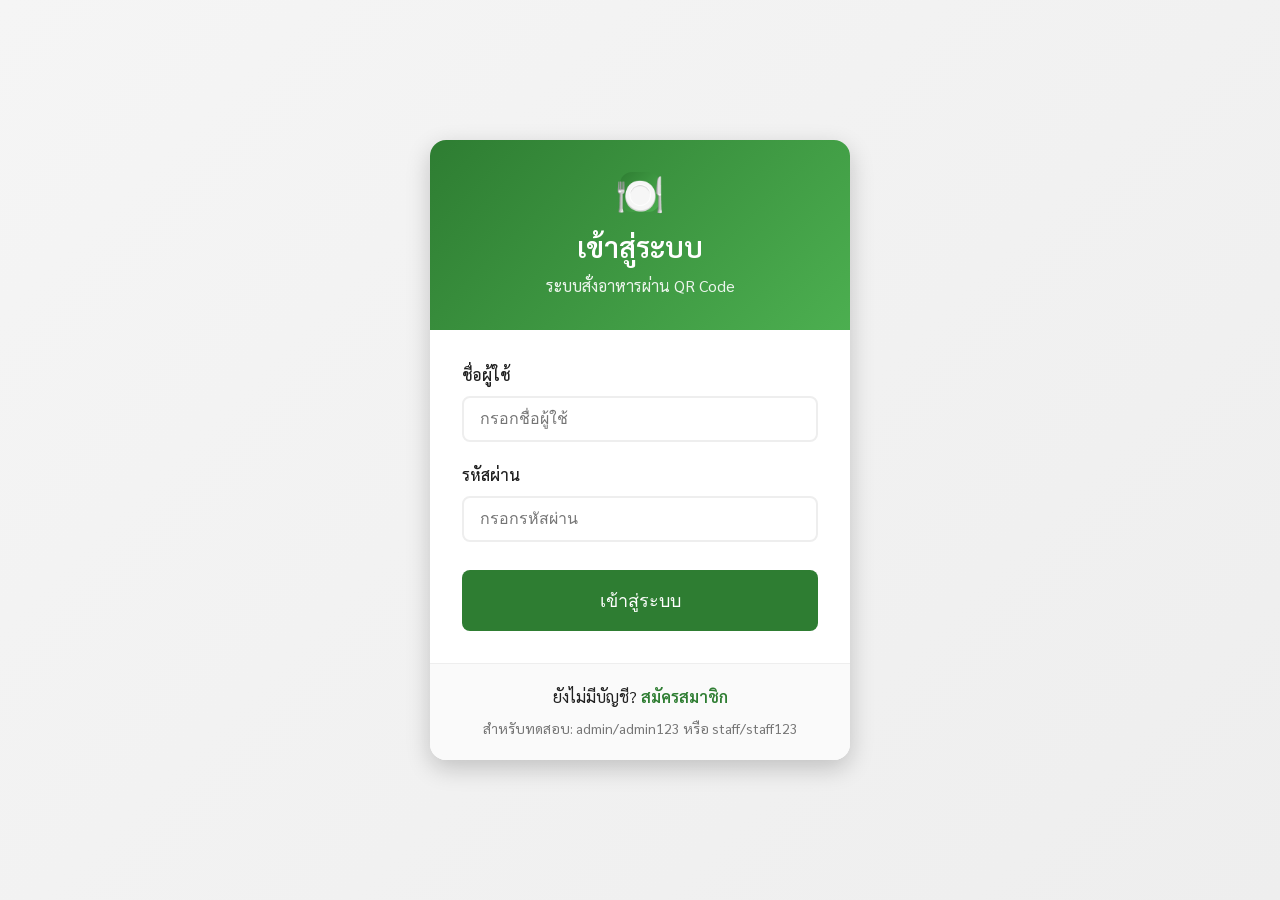
<file: index.html>
<!DOCTYPE html>
<html lang="th">
<head>
    <meta charset="UTF-8">
    <meta http-equiv="refresh" content="0; url=login.html">
    <title>Redirecting...</title>
</head>
<body>
    <p>กำลังพาไปยังหน้าเข้าสู่ระบบ...</p>
    <p>หากไม่เปลี่ยนหน้าอัตโนมัติ <a href="login.html">คลิกที่นี่</a></p>
</body>
</html>
</file>
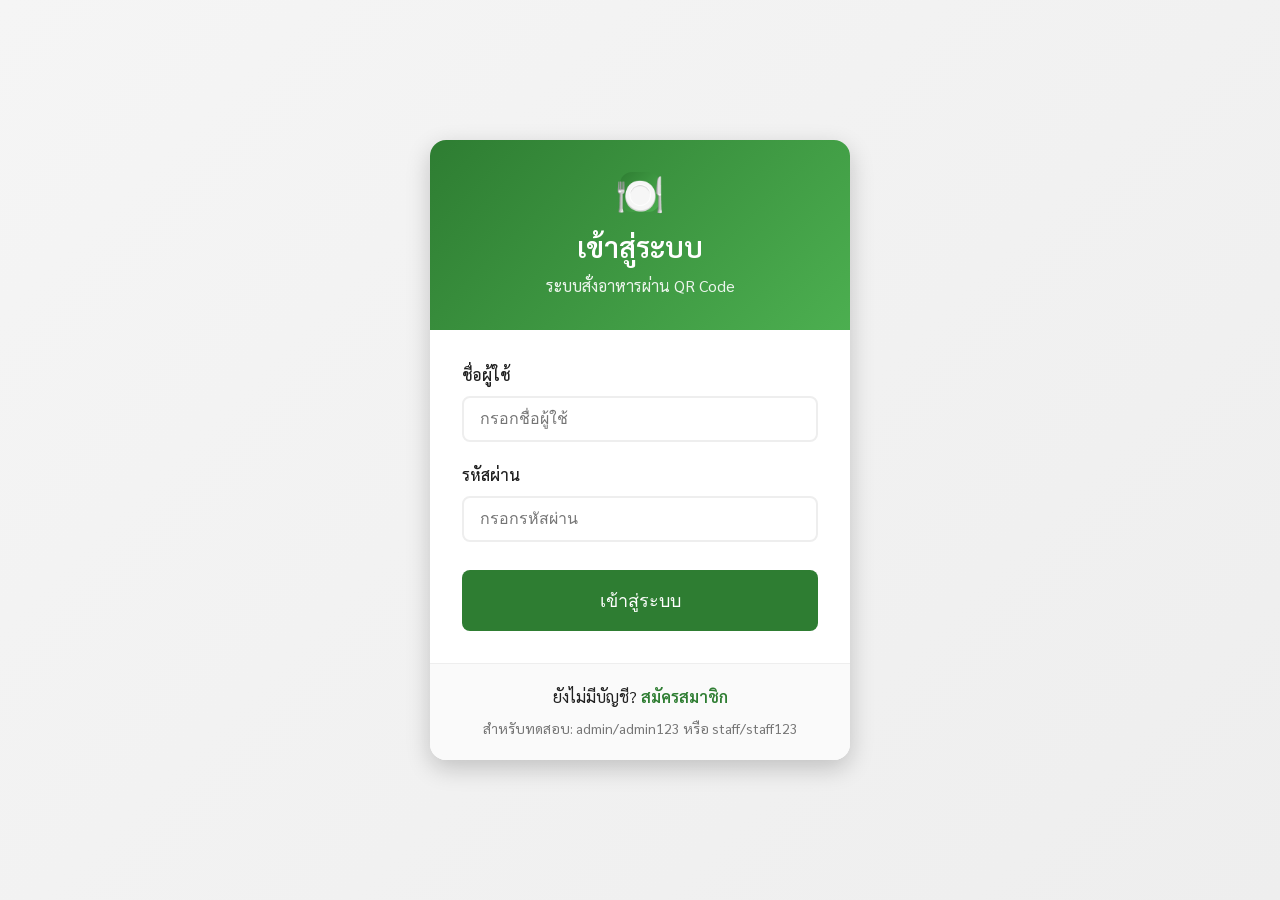
<file: admin.html>
<!DOCTYPE html>
<html lang="th">
<head>
    <meta charset="UTF-8">
    <meta name="viewport" content="width=device-width, initial-scale=1.0">
    <title>แอดมิน - ร้านอาหาร</title>
    <link rel="stylesheet" href="style.css">
    <link href="https://fonts.googleapis.com/css2?family=Sarabun:wght@300;400;500;600;700&display=swap" rel="stylesheet">
</head>
<body>
    <aside class="admin-sidebar">
        <div class="admin-sidebar-header">
            <div class="logo">
                <div class="logo-icon">⚙️</div>
                <span>แอดมิน</span>
            </div>
        </div>
        <nav class="admin-nav">
            <div class="admin-nav-item active" onclick="showSection('dashboard')">
                <span>📊</span> แดชบอร์ด
            </div>
            <div class="admin-nav-item" onclick="showSection('menu')">
                <span>🍽️</span> จัดการเมนู
            </div>
            <div class="admin-nav-item" onclick="showSection('orders')">
                <span>📋</span> รายการออเดอร์
            </div>
            <div class="admin-nav-item" onclick="showSection('reports')">
                <span>📈</span> รายงานยอดขาย
            </div>
            <div class="admin-nav-item" onclick="showSection('issues')">
                <span>⚠️</span> แจ้งปัญหา
            </div>
            <div class="admin-nav-item" onclick="Auth.logout(); window.location.href='login.html';">
                <span>🚪</span> ออกจากระบบ
            </div>
        </nav>
    </aside>

    <main class="admin-main">
        <header class="admin-header">
            <h2 id="pageTitle">แดชบอร์ด</h2>
            <div style="display: flex; align-items: center; gap: 16px;">
                <span id="adminName">แอดมิน</span>
                <div style="width: 40px; height: 40px; background: var(--color-primary); border-radius: 50%; display: flex; align-items: center; justify-content: center; color: white;">👤</div>
            </div>
        </header>

        <div class="admin-content">
            <section id="dashboardSection">
                <div class="stats-grid">
                    <div class="stat-card">
                        <div class="stat-icon green">💰</div>
                        <div class="stat-value" id="todaySales">฿0</div>
                        <div class="stat-label">ยอดขายวันนี้</div>
                    </div>
                    <div class="stat-card">
                        <div class="stat-icon orange">📋</div>
                        <div class="stat-value" id="todayOrders">0</div>
                        <div class="stat-label">ออเดอร์วันนี้</div>
                    </div>
                    <div class="stat-card">
                        <div class="stat-icon blue">🍽️</div>
                        <div class="stat-value" id="totalMenus">0</div>
                        <div class="stat-label">จำนวนเมนู</div>
                    </div>
                    <div class="stat-card">
                        <div class="stat-icon red">⏳</div>
                        <div class="stat-value" id="pendingOrders">0</div>
                        <div class="stat-label">รอดำเนินการ</div>
                    </div>
                </div>

                <div class="grid grid-2" style="margin-top: 32px;">
                    <div class="card">
                        <div class="card-header">
                            <span class="card-title">ออเดอร์ล่าสุด</span>
                        </div>
                        <div class="card-body">
                            <div id="recentOrders"></div>
                        </div>
                    </div>
                    <div class="card">
                        <div class="card-header">
                            <span class="card-title">เมนูขายดี</span>
                        </div>
                        <div class="card-body">
                            <div id="topMenus"></div>
                        </div>
                    </div>
                </div>
            </section>

            <section id="menuSection" style="display: none;">
                <div style="display: flex; justify-content: space-between; align-items: center; margin-bottom: 20px;">
                    <h3>รายการเมนู</h3>
                    <button class="btn btn-primary" onclick="openMenuModal()">+ เพิ่มเมนู</button>
                </div>
                <div class="table-container">
                    <table class="table">
                        <thead>
                            <tr>
                                <th>รูป</th>
                                <th>ชื่อเมนู</th>
                                <th>หมวดหมู่</th>
                                <th>ราคา</th>
                                <th>สถานะ</th>
                                <th>จัดการ</th>
                            </tr>
                        </thead>
                        <tbody id="menuTable"></tbody>
                    </table>
                </div>
            </section>

            <section id="ordersSection" style="display: none;">
                <h3 style="margin-bottom: 20px;">รายการออเดอร์ทั้งหมด</h3>
                <div id="allOrders"></div>
            </section>

            <section id="reportsSection" style="display: none;">
                <div class="card" style="margin-bottom: 20px;">
                    <div class="card-header">
                        <span class="card-title">เลือกช่วงเวลา</span>
                    </div>
                    <div class="card-body">
                        <div class="grid grid-2">
                            <div class="form-group">
                                <label class="form-label">วันที่เริ่มต้น</label>
                                <input type="date" class="form-input" id="startDate">
                            </div>
                            <div class="form-group">
                                <label class="form-label">วันที่สิ้นสุด</label>
                                <input type="date" class="form-input" id="endDate">
                            </div>
                        </div>
                        <button class="btn btn-primary" onclick="generateReport()" style="margin-top: 12px;">ดูรายงาน</button>
                    </div>
                </div>
                <div id="reportResults"></div>
            </section>

            <section id="issuesSection" style="display: none;">
                <h3 style="margin-bottom: 20px;">รายการแจ้งปัญหา</h3>
                <div id="issuesList"></div>
            </section>
        </div>
    </main>

    <div class="modal-overlay" id="menuModal">
        <div class="modal">
            <div class="modal-header">
                <h3 id="menuModalTitle">เพิ่มเมนูใหม่</h3>
                <button class="modal-close" onclick="closeMenuModal()">&times;</button>
            </div>
            <div class="modal-body">
                <form id="menuForm">
                    <input type="hidden" id="menuId">
                    <div class="form-group">
                        <label class="form-label">ชื่อเมนู *</label>
                        <input type="text" class="form-input" id="menuName" required>
                    </div>
                    <div class="form-group">
                        <label class="form-label">รายละเอียด</label>
                        <textarea class="form-textarea" id="menuDesc" rows="2"></textarea>
                    </div>
                    <div class="grid grid-2">
                        <div class="form-group">
                            <label class="form-label">ราคา *</label>
                            <input type="number" class="form-input" id="menuPrice" required min="0">
                        </div>
                        <div class="form-group">
                            <label class="form-label">หมวดหมู่ *</label>
                            <input type="text" class="form-input" id="menuCategory" list="categoryList" required>
                            <datalist id="categoryList"></datalist>
                        </div>
                    </div>
                    <div class="form-group">
                        <label class="form-label">อิโมจิ (แสดงแทนรูป)</label>
                        <input type="text" class="form-input" id="menuImage" placeholder="🍽️" maxlength="2">
                    </div>
                    <div class="form-group">
                        <label class="form-label">
                            <input type="checkbox" id="menuAvailable" checked> เปิดขาย
                        </label>
                    </div>
                </form>
            </div>
            <div class="modal-footer">
                <button class="btn btn-ghost" onclick="closeMenuModal()">ยกเลิก</button>
                <button class="btn btn-primary" onclick="saveMenu()">บันทึก</button>
            </div>
        </div>
    </div>

    <script src="app.js"></script>
    <script>
        if (!Auth.checkRole(['admin'])) {
            window.location.href = 'login.html';
        }

        const user = Auth.getCurrentUser();
        if (user) {
            document.getElementById('adminName').textContent = user.name;
        }

        function showSection(section) {
            document.querySelectorAll('section').forEach(s => s.style.display = 'none');
            document.querySelectorAll('.admin-nav-item').forEach(n => n.classList.remove('active'));
            document.getElementById(section + 'Section').style.display = 'block';
            event.target.classList.add('active');

            const titles = {
                'dashboard': 'แดชบอร์ด',
                'menu': 'จัดการเมนู',
                'orders': 'รายการออเดอร์',
                'reports': 'รายงานยอดขาย',
                'issues': 'แจ้งปัญหา'
            };
            document.getElementById('pageTitle').textContent = titles[section];

            if (section === 'dashboard') loadDashboard();
            if (section === 'menu') loadMenuTable();
            if (section === 'orders') loadAllOrders();
            if (section === 'issues') loadIssues();
        }

        function loadDashboard() {
            const today = new Date().toISOString().split('T')[0];
            const report = Order.getSalesReport(today + 'T00:00:00', today + 'T23:59:59');

            document.getElementById('todaySales').textContent = formatCurrency(report.totalSales);
            document.getElementById('todayOrders').textContent = report.totalOrders;
            document.getElementById('totalMenus').textContent = Menu.getAll().length;

            const pending = Order.getAll().filter(o => o.status === 'pending').length;
            document.getElementById('pendingOrders').textContent = pending;

            const recentOrders = Order.getAll().slice(0, 5);
            document.getElementById('recentOrders').innerHTML = recentOrders.map(o => `
                <div style="display: flex; justify-content: space-between; padding: 12px 0; border-bottom: 1px solid var(--bg-gray);">
                    <div>
                        <div style="font-weight: 500;">โต๊ะ ${o.tableId} - #${o.id.slice(-6)}</div>
                        <div style="font-size: 0.875rem; color: var(--text-gray);">${formatDate(o.createdAt)}</div>
                    </div>
                    <div style="text-align: right;">
                        <div style="font-weight: 600;">${formatCurrency(o.total)}</div>
                        <span class="badge ${Order.getStatusColor(o.status)}">${Order.getStatusText(o.status)}</span>
                    </div>
                </div>
            `).join('');

            document.getElementById('topMenus').innerHTML = report.topItems.length === 0 
                ? '<div style="text-align: center; color: var(--text-gray); padding: 20px;">ไม่มีข้อมูล</div>'
                : report.topItems.map((item, i) => `
                    <div style="display: flex; justify-content: space-between; align-items: center; padding: 12px 0; border-bottom: 1px solid var(--bg-gray);">
                        <div style="display: flex; align-items: center; gap: 12px;">
                            <div style="width: 32px; height: 32px; background: ${i < 3 ? 'var(--color-primary)' : 'var(--bg-gray)'}; color: ${i < 3 ? 'white' : 'var(--text-dark)'}; border-radius: 50%; display: flex; align-items: center; justify-content: center; font-weight: 600;">${i + 1}</div>
                            <span>${item.name}</span>
                        </div>
                        <div style="text-align: right;">
                            <div style="font-weight: 600;">${formatCurrency(item.revenue)}</div>
                            <div style="font-size: 0.875rem; color: var(--text-gray);">${item.quantity} จาน</div>
                        </div>
                    </div>
                `).join('');
        }

        function loadMenuTable() {
            const menus = Menu.getAll();
            const tbody = document.getElementById('menuTable');

            tbody.innerHTML = menus.map(menu => `
                <tr>
                    <td style="font-size: 1.5rem;">${menu.image || '🍽️'}</td>
                    <td>
                        <div style="font-weight: 500;">${menu.name}</div>
                        <div style="font-size: 0.875rem; color: var(--text-gray);">${menu.description || '-'}</div>
                    </td>
                    <td>${menu.category}</td>
                    <td>${formatCurrency(menu.price)}</td>
                    <td>
                        <span class="badge ${menu.available ? 'badge-ready' : 'badge-cancelled'}">
                            ${menu.available ? 'เปิดขาย' : 'ปิดชั่วคราว'}
                        </span>
                    </td>
                    <td>
                        <button class="btn btn-sm btn-ghost" onclick="editMenu('${menu.id}')">แก้ไข</button>
                        <button class="btn btn-sm btn-ghost" style="color: #F44336;" onclick="deleteMenu('${menu.id}')">ลบ</button>
                    </td>
                </tr>
            `).join('');

            const categories = Menu.getCategories();
            document.getElementById('categoryList').innerHTML = categories.map(c => `<option value="${c}">`).join('');
        }

        function openMenuModal() {
            document.getElementById('menuForm').reset();
            document.getElementById('menuId').value = '';
            document.getElementById('menuModalTitle').textContent = 'เพิ่มเมนูใหม่';
            document.getElementById('menuModal').classList.add('active');
        }

        function closeMenuModal() {
            document.getElementById('menuModal').classList.remove('active');
        }

        function editMenu(id) {
            const menu = Menu.getById(id);
            if (!menu) return;

            document.getElementById('menuId').value = menu.id;
            document.getElementById('menuName').value = menu.name;
            document.getElementById('menuDesc').value = menu.description || '';
            document.getElementById('menuPrice').value = menu.price;
            document.getElementById('menuCategory').value = menu.category;
            document.getElementById('menuImage').value = menu.image || '';
            document.getElementById('menuAvailable').checked = menu.available;

            document.getElementById('menuModalTitle').textContent = 'แก้ไขเมนู';
            document.getElementById('menuModal').classList.add('active');
        }

        function saveMenu() {
            const id = document.getElementById('menuId').value;
            const menuData = {
                name: document.getElementById('menuName').value,
                description: document.getElementById('menuDesc').value,
                price: parseFloat(document.getElementById('menuPrice').value),
                category: document.getElementById('menuCategory').value,
                image: document.getElementById('menuImage').value || '🍽️',
                available: document.getElementById('menuAvailable').checked
            };

            if (id) {
                Menu.update(id, menuData);
                showToast('แก้ไขเมนูสำเร็จ', 'success');
            } else {
                Menu.add(menuData);
                showToast('เพิ่มเมนูสำเร็จ', 'success');
            }

            closeMenuModal();
            loadMenuTable();
        }

        function deleteMenu(id) {
            if (!confirm('ยืนยันการลบเมนูนี้?')) return;
            Menu.delete(id);
            loadMenuTable();
            showToast('ลบเมนูสำเร็จ', 'success');
        }

        function loadAllOrders() {
            const orders = Order.getAll().sort((a, b) => new Date(b.createdAt) - new Date(a.createdAt));
            const container = document.getElementById('allOrders');

            if (orders.length === 0) {
                container.innerHTML = '<div class="empty-state"><div class="empty-state-icon">📭</div><p>ไม่มีออเดอร์</p></div>';
                return;
            }

            container.innerHTML = orders.map(o => `
                <div class="card" style="margin-bottom: 16px;">
                    <div class="card-header" style="justify-content: space-between;">
                        <div>
                            <div style="font-weight: 600;">ออเดอร์ #${o.id.slice(-6)} - โต๊ะ ${o.tableId}</div>
                            <div style="font-size: 0.875rem; color: var(--text-gray);">${formatDate(o.createdAt)}</div>
                        </div>
                        <span class="badge ${Order.getStatusColor(o.status)}">${Order.getStatusText(o.status)}</span>
                    </div>
                    <div class="card-body">
                        ${o.items.map(item => `
                            <div class="order-item">
                                <span>${item.name} x ${item.quantity}</span>
                                <span>${formatCurrency(item.price * item.quantity)}</span>
                            </div>
                        `).join('')}
                        <div class="divider"></div>
                        <div style="display: flex; justify-content: space-between; font-weight: 600;">
                            <span>รวม</span>
                            <span>${formatCurrency(o.total)}</span>
                        </div>
                    </div>
                    <div class="card-footer" style="justify-content: space-between;">
                        <div>
                            ${o.paymentStatus === 'paid' 
                                ? '<span class="badge badge-paid">✓ ชำระแล้ว (' + (o.paymentMethod === 'cash' ? 'เงินสด' : 'โอน') + ')</span>' 
                                : '<span class="badge badge-pending">⏳ ยังไม่ชำระ</span>'
                            }
                        </div>
                        ${o.paymentStatus === 'unpaid' ? `
                            <div style="display: flex; gap: 8px;">
                                <button class="btn btn-sm btn-secondary" onclick="markPaid('${o.id}', 'cash')">รับเงินสด</button>
                                <button class="btn btn-sm btn-primary" onclick="markPaid('${o.id}', 'transfer')">โอนแล้ว</button>
                            </div>
                        ` : ''}
                    </div>
                </div>
            `).join('');
        }

        function markPaid(orderId, method) {
            Order.updatePayment(orderId, method);
            loadAllOrders();
            showToast('บันทึกการชำระเงินสำเร็จ', 'success');
        }

        function generateReport() {
            const start = document.getElementById('startDate').value;
            const end = document.getElementById('endDate').value;

            if (!start || !end) {
                showToast('กรุณาเลือกช่วงวันที่', 'warning');
                return;
            }

            const report = Order.getSalesReport(start + 'T00:00:00', end + 'T23:59:59');

            document.getElementById('reportResults').innerHTML = `
                <div class="stats-grid">
                    <div class="stat-card">
                        <div class="stat-icon green">💰</div>
                        <div class="stat-value">${formatCurrency(report.totalSales)}</div>
                        <div class="stat-label">ยอดขายรวม</div>
                    </div>
                    <div class="stat-card">
                        <div class="stat-icon orange">📋</div>
                        <div class="stat-value">${report.totalOrders}</div>
                        <div class="stat-label">จำนวนออเดอร์</div>
                    </div>
                    <div class="stat-card">
                        <div class="stat-icon blue">📊</div>
                        <div class="stat-value">${formatCurrency(report.avgOrderValue)}</div>
                        <div class="stat-label">เฉลี่ยต่อออเดอร์</div>
                    </div>
                </div>
                <div class="card" style="margin-top: 20px;">
                    <div class="card-header">
                        <span class="card-title">รายการขายดี</span>
                    </div>
                    <div class="card-body">
                        ${report.topItems.length === 0 
                            ? '<div style="text-align: center; color: var(--text-gray);">ไม่มีข้อมูล</div>'
                            : report.topItems.map((item, i) => `
                                <div style="display: flex; justify-content: space-between; padding: 12px 0; border-bottom: 1px solid var(--bg-gray);">
                                    <span>${i + 1}. ${item.name}</span>
                                    <div style="text-align: right;">
                                        <div>${formatCurrency(item.revenue)}</div>
                                        <div style="font-size: 0.875rem; color: var(--text-gray);">${item.quantity} จาน</div>
                                    </div>
                                </div>
                            `).join('')
                        }
                    </div>
                </div>
            `;
        }

        function loadIssues() {
            const issues = Issue.getAll().sort((a, b) => new Date(b.createdAt) - new Date(a.createdAt));
            const container = document.getElementById('issuesList');

            if (issues.length === 0) {
                container.innerHTML = '<div class="empty-state"><div class="empty-state-icon">✅</div><p>ไม่มีปัญหาที่แจ้ง</p></div>';
                return;
            }

            container.innerHTML = issues.map(issue => `
                <div class="card" style="margin-bottom: 16px; border-left: 4px solid ${issue.status === 'open' ? 'var(--color-accent-dark)' : issue.status === 'in-progress' ? 'var(--status-cooking)' : 'var(--color-primary)'};">
                    <div class="card-header">
                        <div>
                            <div style="font-weight: 600;">${issue.title}</div>
                            <div style="font-size: 0.875rem; color: var(--text-gray);">โต๊ะ ${issue.tableId || '-'} | ${formatDate(issue.createdAt)}</div>
                        </div>
                        <span class="badge ${issue.status === 'open' ? 'badge-pending' : issue.status === 'in-progress' ? 'badge-cooking' : 'badge-ready'}">
                            ${issue.status === 'open' ? 'รอดำเนินการ' : issue.status === 'in-progress' ? 'กำลังแก้ไข' : 'แก้ไขแล้ว'}
                        </span>
                    </div>
                    <div class="card-body">
                        <p>${issue.description}</p>
                        ${issue.resolution ? `<div style="margin-top: 12px; padding: 12px; background: var(--bg-light); border-radius: var(--radius-sm);"><strong>การแก้ไข:</strong> ${issue.resolution}</div>` : ''}
                    </div>
                    ${issue.status !== 'resolved' ? `
                        <div class="card-footer">
                            ${issue.status === 'open' ? `<button class="btn btn-secondary btn-sm" onclick="updateIssue('${issue.id}', 'in-progress')">เริ่มแก้ไข</button>` : ''}
                            <button class="btn btn-primary btn-sm" onclick="resolveIssue('${issue.id}')">แก้ไขเสร็จสิ้น</button>
                        </div>
                    ` : ''}
                </div>
            `).join('');
        }

        function updateIssue(id, status) {
            Issue.updateStatus(id, status);
            loadIssues();
            showToast('อัพเดทสถานะแล้ว', 'success');
        }

        function resolveIssue(id) {
            const resolution = prompt('บันทึกการแก้ไข:');
            if (resolution) {
                Issue.updateStatus(id, 'resolved', resolution);
                loadIssues();
                showToast('แก้ไขปัญหาแล้ว', 'success');
            }
        }

        loadDashboard();
    </script>
</body>
</html>
</file>
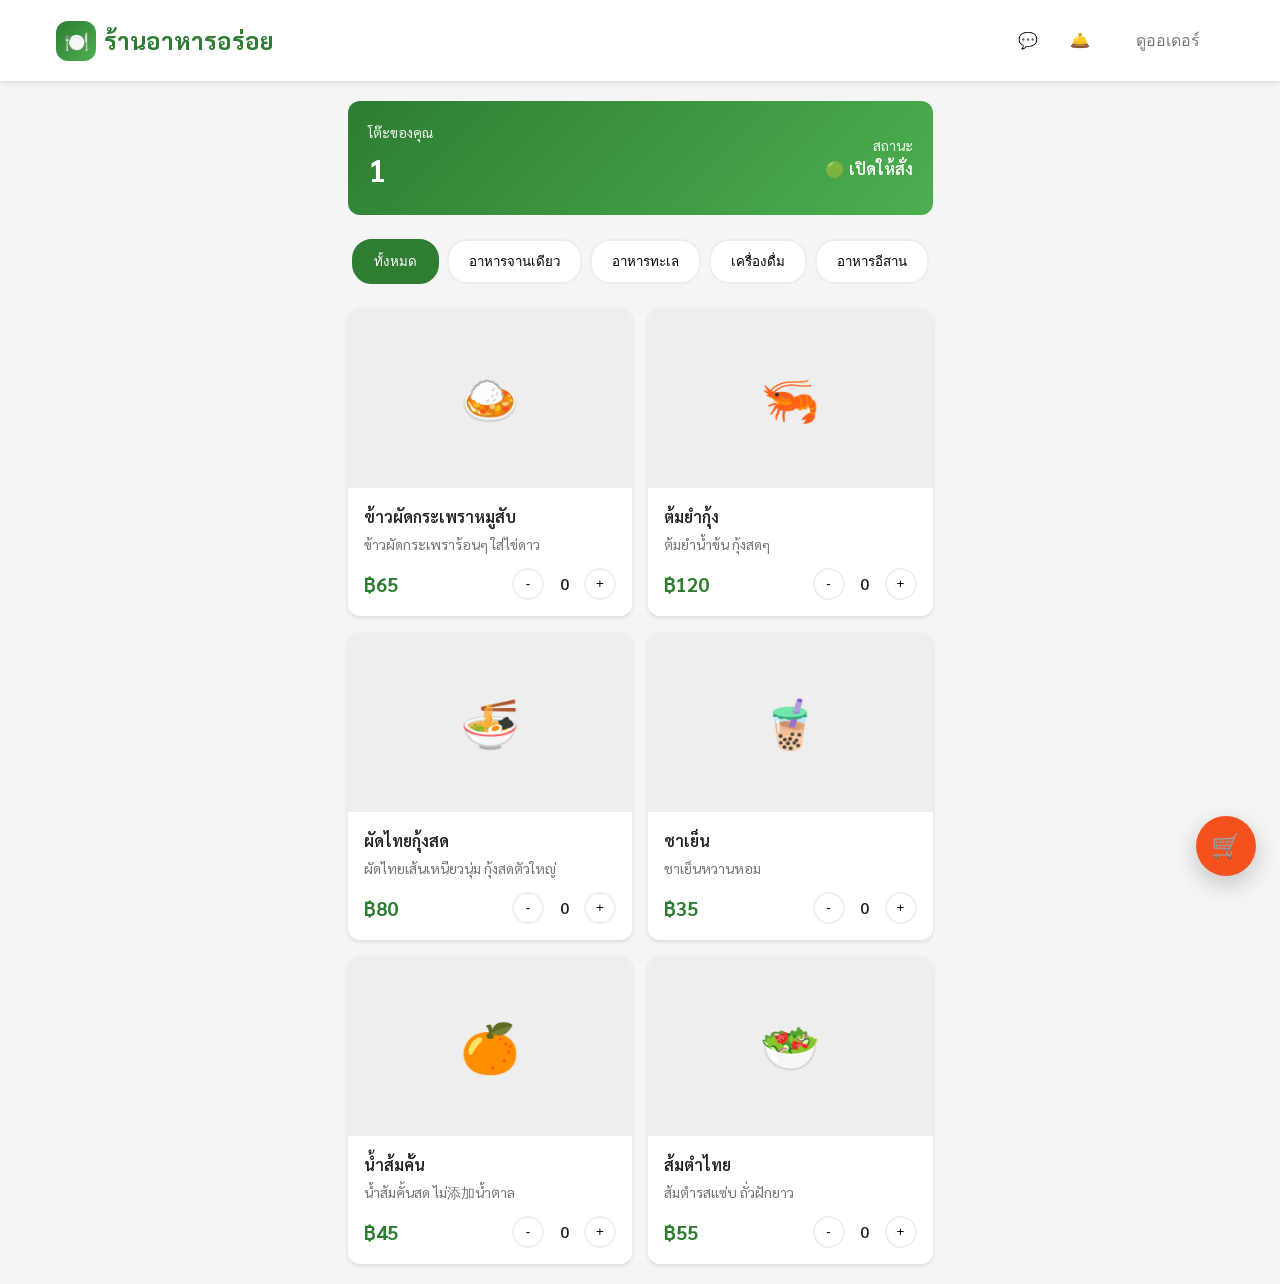
<file: customer.html>
<!DOCTYPE html>
<html lang="th">
<head>
    <meta charset="UTF-8">
    <meta name="viewport" content="width=device-width, initial-scale=1.0">
    <title>สั่งอาหาร - ร้านอาหาร</title>
    <link rel="stylesheet" href="style.css">
    <link href="https://fonts.googleapis.com/css2?family=Sarabun:wght@300;400;500;600;700&display=swap" rel="stylesheet">
</head>
<body>
    <div class="page-wrapper">
        <!-- Header -->
        <header class="header">
            <div class="container header-content">
                <div class="logo">
                    <div class="logo-icon">🍽️</div>
                    <span>ร้านอาหารอร่อย</span>
                </div>
                <div class="header-actions">
                    <button class="btn btn-ghost btn-icon" onclick="openChat()" title="แชทกับครัว">💬</button>
                    <button class="btn btn-ghost btn-icon" onclick="callStaff()" title="เรียกพนักงาน">🛎️</button>
                    <button class="btn btn-ghost" onclick="viewOrders()">ดูออเดอร์</button>
                </div>
            </div>
        </header>

        <!-- Main Content -->
        <main class="container" style="padding: 20px 16px;">
            <!-- Table Info -->
            <div class="table-info">
                <div>
                    <div style="font-size: 0.875rem; opacity: 0.9;">โต๊ะของคุณ</div>
                    <div class="table-number" id="tableNumber">-</div>
                </div>
                <div style="text-align: right;">
                    <div style="font-size: 0.875rem; opacity: 0.9;">สถานะ</div>
                    <div style="font-weight: 600;">🟢 เปิดให้สั่ง</div>
                </div>
            </div>

            <!-- Categories -->
            <div class="menu-categories" id="categoryList">
                <button class="category-btn active" data-category="all">ทั้งหมด</button>
            </div>

            <!-- Menu Grid -->
            <div class="menu-grid" id="menuGrid">
                <!-- Menu items will be loaded here -->
            </div>

            <!-- My Orders Section -->
            <div id="ordersSection" style="display: none; margin-top: 32px;">
                <h2 style="margin-bottom: 16px;">ออเดอร์ของฉัน</h2>
                <div id="ordersList"></div>
            </div>
        </main>

        <!-- Cart FAB -->
        <button class="cart-fab" onclick="openCart()">
            🛒
            <span class="cart-badge" id="cartBadge">0</span>
        </button>
    </div>

    <!-- Cart Modal -->
    <div class="modal-overlay" id="cartModal">
        <div class="modal" style="max-width: 500px;">
            <div class="modal-header">
                <h3>ตะกร้าสินค้า</h3>
                <button class="modal-close" onclick="closeCart()">&times;</button>
            </div>
            <div class="modal-body" id="cartItems">
                <!-- Cart items will be loaded here -->
            </div>
            <div class="modal-footer" style="flex-direction: column;">
                <div class="cart-summary" style="width: 100%; margin-bottom: 16px;">
                    <div class="summary-row">
                        <span>ยอดรวม</span>
                        <span id="cartTotal">฿0</span>
                    </div>
                </div>
                <div class="form-group" style="width: 100%;">
                    <label class="form-label">หมายเหตุถึงครัว</label>
                    <textarea class="form-textarea" id="orderNote" rows="2" placeholder="เช่น ไม่ใส่ผัก ไม่เผ็ด..."></textarea>
                </div>
                <button class="btn btn-primary btn-block btn-lg" onclick="checkout()" id="checkoutBtn">
                    สั่งอาหาร
                </button>
            </div>
        </div>
    </div>

    <!-- Chat Modal -->
    <div class="modal-overlay" id="chatModal">
        <div class="modal" style="max-width: 450px;">
            <div class="modal-header">
                <h3>💬 แชทกับครัว</h3>
                <button class="modal-close" onclick="closeChat()">&times;</button>
            </div>
            <div class="chat-container" style="height: 400px;">
                <div class="chat-messages" id="chatMessages"></div>
                <div class="chat-input-area">
                    <input type="text" class="form-input" id="chatInput" placeholder="พิมพ์ข้อความ..." style="flex: 1;">
                    <button class="btn btn-primary" onclick="sendMessage()">ส่ง</button>
                </div>
            </div>
        </div>
    </div>

    <script src="app.js"></script>
    <script>
        // ดึงเลขโต๊ะจาก URL
        const urlParams = new URLSearchParams(window.location.search);
        const tableId = urlParams.get('table') || '1';
        document.getElementById('tableNumber').textContent = tableId;

        // โหลดหมวดหมู่
        function loadCategories() {
            const categories = Menu.getCategories();
            const container = document.getElementById('categoryList');

            categories.forEach(cat => {
                const btn = document.createElement('button');
                btn.className = 'category-btn';
                btn.textContent = cat;
                btn.dataset.category = cat;
                btn.onclick = () => filterCategory(cat, btn);
                container.appendChild(btn);
            });
        }

        // กรองตามหมวดหมู่
        function filterCategory(category, btn) {
            document.querySelectorAll('.category-btn').forEach(b => b.classList.remove('active'));
            btn.classList.add('active');
            loadMenu(category);
        }

        // โหลดเมนู
        function loadMenu(category = 'all') {
            const menus = Menu.getByCategory(category);
            const container = document.getElementById('menuGrid');
            container.innerHTML = '';

            if (menus.length === 0) {
                container.innerHTML = `
                    <div class="empty-state" style="grid-column: 1/-1;">
                        <div class="empty-state-icon">📭</div>
                        <p>ไม่มีรายการอาหารในหมวดหมู่นี้</p>
                    </div>
                `;
                return;
            }

            menus.forEach(menu => {
                const item = document.createElement('div');
                item.className = 'menu-item';
                item.innerHTML = `
                    <div class="menu-item-image">${menu.image || '🍽️'}</div>
                    <div class="menu-item-content">
                        <div class="menu-item-title">${menu.name}</div>
                        <div class="menu-item-desc">${menu.description}</div>
                        <div class="menu-item-footer">
                            <div class="menu-item-price">${formatCurrency(menu.price)}</div>
                            <div class="quantity-control">
                                <button class="quantity-btn" onclick="updateCart('${menu.id}', -1)">-</button>
                                <span class="quantity-value" id="qty-${menu.id}">0</span>
                                <button class="quantity-btn" onclick="updateCart('${menu.id}', 1)">+</button>
                            </div>
                        </div>
                    </div>
                `;
                container.appendChild(item);
            });

            updateCartDisplay();
        }

        // อัพเดทตะกร้า
        function updateCart(menuId, change) {
            const menu = Menu.getById(menuId);
            if (!menu) return;

            const cart = Cart.get();
            const existingItem = cart.items.find(item => item.menuId === menuId);
            const currentQty = existingItem ? existingItem.quantity : 0;
            const newQty = currentQty + change;

            if (newQty <= 0) {
                Cart.removeItem(menuId);
            } else {
                Cart.addItem(menu, change);
            }

            updateCartDisplay();
            showToast(change > 0 ? 'เพิ่มลงตะกร้าแล้ว' : 'ลบออกจากตะกร้าแล้ว', 'success');
        }

        // อัพเดทการแสดงผลตะกร้า
        function updateCartDisplay() {
            const cart = Cart.get();
            const count = Cart.getCount();

            document.getElementById('cartBadge').textContent = count;
            document.getElementById('cartBadge').style.display = count > 0 ? 'flex' : 'none';

            // อัพเดทตัวเลขในหน้าเมนู
            cart.items.forEach(item => {
                const qtyEl = document.getElementById(`qty-${item.menuId}`);
                if (qtyEl) qtyEl.textContent = item.quantity;
            });

            // รีเซ็ตตัวเลขที่ไม่มีในตะกร้า
            document.querySelectorAll('.quantity-value').forEach(el => {
                const menuId = el.id.replace('qty-', '');
                if (!cart.items.find(item => item.menuId === menuId)) {
                    el.textContent = '0';
                }
            });
        }

        // เปิด/ปิดตะกร้า
        function openCart() {
            const cart = Cart.get();
            const container = document.getElementById('cartItems');

            if (cart.items.length === 0) {
                container.innerHTML = `
                    <div class="empty-state">
                        <div class="empty-state-icon">🛒</div>
                        <p>ตะกร้าว่างเปล่า</p>
                    </div>
                `;
            } else {
                container.innerHTML = cart.items.map(item => `
                    <div class="cart-item">
                        <div class="cart-item-image">${item.image || '🍽️'}</div>
                        <div class="cart-item-details">
                            <div class="cart-item-title">${item.name}</div>
                            <div class="cart-item-price">${formatCurrency(item.price)} x ${item.quantity}</div>
                            <div class="cart-item-actions">
                                <button class="quantity-btn" onclick="updateCartItem('${item.menuId}', -1)">-</button>
                                <span class="quantity-value">${item.quantity}</span>
                                <button class="quantity-btn" onclick="updateCartItem('${item.menuId}', 1)">+</button>
                                <button class="btn btn-ghost btn-sm" onclick="updateCartItem('${item.menuId}', -999)" style="margin-left: 8px;">ลบ</button>
                            </div>
                        </div>
                    </div>
                `).join('');
            }

            document.getElementById('cartTotal').textContent = formatCurrency(Cart.getTotal());
            document.getElementById('cartModal').classList.add('active');
        }

        function closeCart() {
            document.getElementById('cartModal').classList.remove('active');
        }

        // อัพเดทจำนวนในตะกร้า (จาก modal)
        function updateCartItem(menuId, change) {
            if (change === -999) {
                Cart.removeItem(menuId);
            } else {
                const cart = Cart.get();
                const item = cart.items.find(i => i.menuId === menuId);
                if (item) {
                    const menu = { id: item.menuId, name: item.name, price: item.price, image: item.image };
                    if (change > 0) {
                        Cart.addItem(menu, 1);
                    } else {
                        Cart.updateQuantity(menuId, item.quantity - 1);
                    }
                }
            }
            openCart(); // Refresh
            updateCartDisplay();
        }

        // สั่งอาหาร
        function checkout() {
            const cart = Cart.get();
            if (cart.items.length === 0) {
                showToast('กรุณาเพิ่มรายการอาหาร', 'warning');
                return;
            }

            const note = document.getElementById('orderNote').value;
            const order = Order.create(cart.items, tableId, note);

            Cart.clear();
            updateCartDisplay();
            closeCart();

            showToast('สั่งอาหารสำเร็จ! ออเดอร์ #' + order.id.slice(-6), 'success');

            // ส่งข้อความแจ้งครัว
            if (note) {
                Chat.send(tableId, order.id, `หมายเหตุ: ${note}`, 'customer');
            }

            setTimeout(() => viewOrders(), 500);
        }

        // ดูออเดอร์
        function viewOrders() {
            const orders = Order.getByTable(tableId);
            const section = document.getElementById('ordersSection');
            const list = document.getElementById('ordersList');

            section.style.display = 'block';

            if (orders.length === 0) {
                list.innerHTML = `
                    <div class="empty-state">
                        <div class="empty-state-icon">📋</div>
                        <p>ยังไม่มีออเดอร์</p>
                    </div>
                `;
            } else {
                list.innerHTML = orders.map(order => `
                    <div class="card" style="margin-bottom: 16px;">
                        <div class="card-header">
                            <div>
                                <div style="font-weight: 600;">ออเดอร์ #${order.id.slice(-6)}</div>
                                <div style="font-size: 0.875rem; color: var(--text-gray);">${formatDate(order.createdAt)}</div>
                            </div>
                            <span class="badge ${Order.getStatusColor(order.status)}">${Order.getStatusText(order.status)}</span>
                        </div>
                        <div class="card-body">
                            ${order.items.map(item => `
                                <div class="order-item">
                                    <span>${item.name} x ${item.quantity}</span>
                                    <span>${formatCurrency(item.price * item.quantity)}</span>
                                </div>
                            `).join('')}
                            ${order.note ? `<div style="margin-top: 8px; padding: 8px; background: var(--bg-light); border-radius: var(--radius-sm); font-size: 0.875rem;">📝 ${order.note}</div>` : ''}
                        </div>
                        <div class="card-footer" style="justify-content: space-between;">
                            <div style="font-weight: 600;">รวม: ${formatCurrency(order.total)}</div>
                            <div>
                                ${order.paymentStatus === 'paid' 
                                    ? '<span class="badge badge-paid">✓ ชำระแล้ว</span>' 
                                    : '<span class="badge badge-pending">⏳ ยังไม่ชำระ</span>'
                                }
                            </div>
                        </div>
                    </div>
                `).join('');
            }

            section.scrollIntoView({ behavior: 'smooth' });
        }

        // เรียกพนักงาน
        function callStaff() {
            Notification.create('call', `โต๊ะ ${tableId} เรียกพนักงาน`, tableId);
            showToast('เรียกพนักงานแล้ว กรุณารอสักครู่', 'success');
        }

        // แชท
        function openChat() {
            document.getElementById('chatModal').classList.add('active');
            loadChatMessages();
        }

        function closeChat() {
            document.getElementById('chatModal').classList.remove('active');
        }

        function loadChatMessages() {
            const messages = Chat.getByTable(tableId);
            const container = document.getElementById('chatMessages');

            if (messages.length === 0) {
                container.innerHTML = '<div style="text-align: center; color: var(--text-gray); padding: 20px;">เริ่มต้นการสนทนา...</div>';
            } else {
                container.innerHTML = messages.map(msg => `
                    <div class="chat-message ${msg.sender === 'customer' ? 'sent' : 'received'}">
                        <div>${msg.message}</div>
                        <div class="chat-message-time">${formatDate(msg.timestamp)}</div>
                    </div>
                `).join('');
            }

            container.scrollTop = container.scrollHeight;
        }

        function sendMessage() {
            const input = document.getElementById('chatInput');
            const message = input.value.trim();

            if (!message) return;

            Chat.send(tableId, null, message, 'customer');
            input.value = '';
            loadChatMessages();
        }

        // Enter to send
        document.getElementById('chatInput')?.addEventListener('keypress', function(e) {
            if (e.key === 'Enter') sendMessage();
        });

        // โหลดข้อมูลเริ่มต้น
        loadCategories();
        loadMenu();
        updateCartDisplay();
    </script>
</body>
</html>
</file>
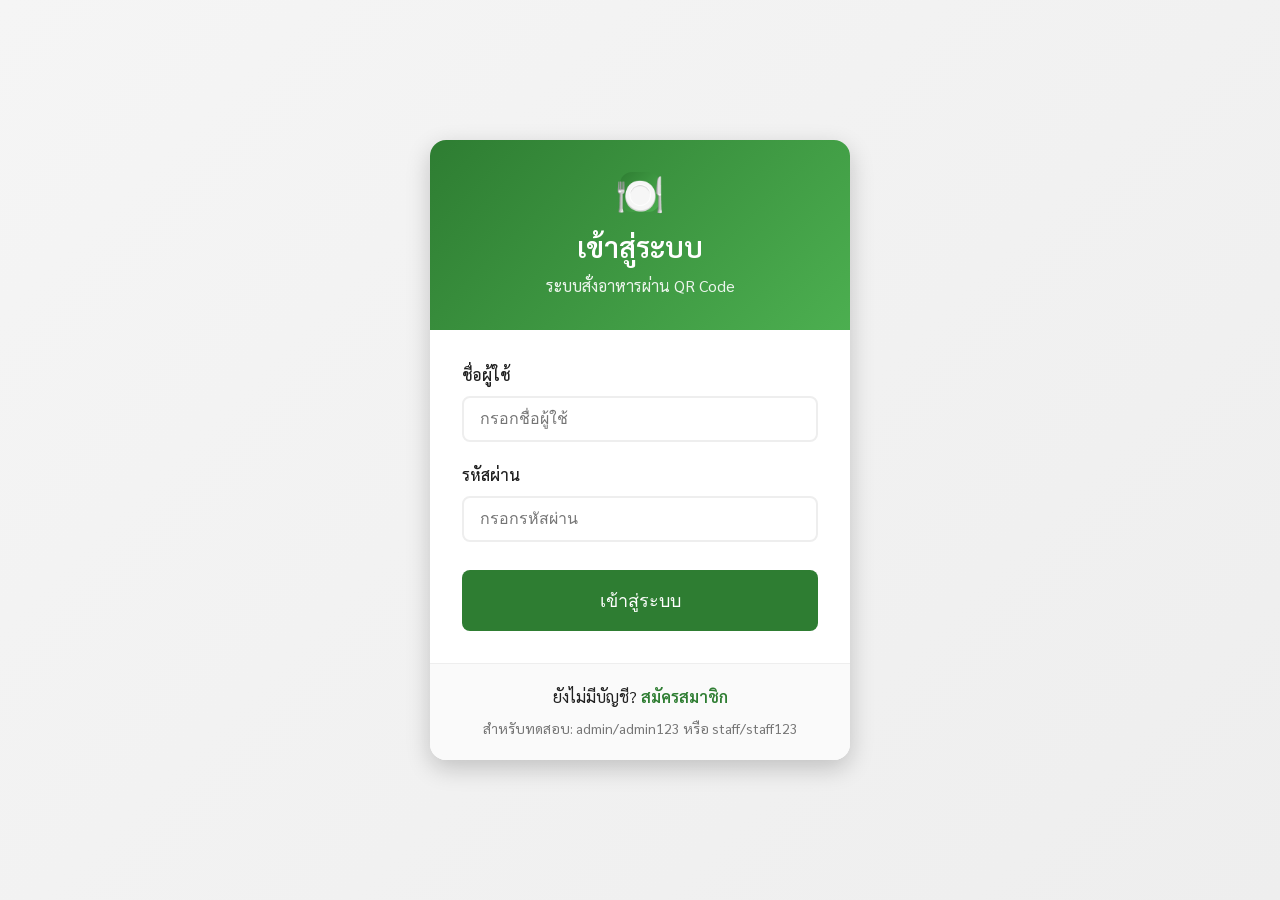
<file: login.html>
<!DOCTYPE html>
<html lang="th">
<head>
    <meta charset="UTF-8">
    <meta name="viewport" content="width=device-width, initial-scale=1.0">
    <title>เข้าสู่ระบบ - ร้านอาหาร</title>
    <link rel="stylesheet" href="style.css">
    <link href="https://fonts.googleapis.com/css2?family=Sarabun:wght@300;400;500;600;700&display=swap" rel="stylesheet">
</head>
<body>
    <div class="auth-page">
        <div class="auth-card">
            <div class="auth-header">
                <div class="logo-icon" style="margin: 0 auto 16px; font-size: 2.5rem;">🍽️</div>
                <h1>เข้าสู่ระบบ</h1>
                <p>ระบบสั่งอาหารผ่าน QR Code</p>
            </div>
            <div class="auth-body">
                <form id="loginForm">
                    <div class="form-group">
                        <label class="form-label">ชื่อผู้ใช้</label>
                        <input type="text" class="form-input" id="username" placeholder="กรอกชื่อผู้ใช้" required>
                    </div>
                    <div class="form-group">
                        <label class="form-label">รหัสผ่าน</label>
                        <input type="password" class="form-input" id="password" placeholder="กรอกรหัสผ่าน" required>
                    </div>
                    <button type="submit" class="btn btn-primary btn-block btn-lg" style="margin-top: 8px;">
                        เข้าสู่ระบบ
                    </button>
                </form>
                <div id="errorMessage" class="alert alert-error" style="display: none; margin-top: 16px;">
                    <span>✗</span>
                    <span id="errorText"></span>
                </div>
            </div>
            <div class="auth-footer">
                <p>ยังไม่มีบัญชี? <a href="register.html" style="color: var(--color-primary); text-decoration: none; font-weight: 600;">สมัครสมาชิก</a></p>
                <p style="margin-top: 8px; font-size: 0.875rem; color: var(--text-gray);">
                    สำหรับทดสอบ: admin/admin123 หรือ staff/staff123
                </p>
            </div>
        </div>
    </div>

    <script src="app.js"></script>
    <script>
        // ตรวจสอบว่าเข้าสู่ระบบแล้วหรือยัง
        const currentUser = Auth.getCurrentUser();
        if (currentUser) {
            Auth.redirectByRole();
        }

        // จัดการฟอร์มเข้าสู่ระบบ
        document.getElementById('loginForm').addEventListener('submit', function(e) {
            e.preventDefault();

            const username = document.getElementById('username').value.trim();
            const password = document.getElementById('password').value;

            const result = Auth.login(username, password);

            if (result.success) {
                showToast('เข้าสู่ระบบสำเร็จ', 'success');
                setTimeout(() => {
                    Auth.redirectByRole();
                }, 500);
            } else {
                document.getElementById('errorText').textContent = result.message;
                document.getElementById('errorMessage').style.display = 'flex';
            }
        });
    </script>
</body>
</html>
</file>
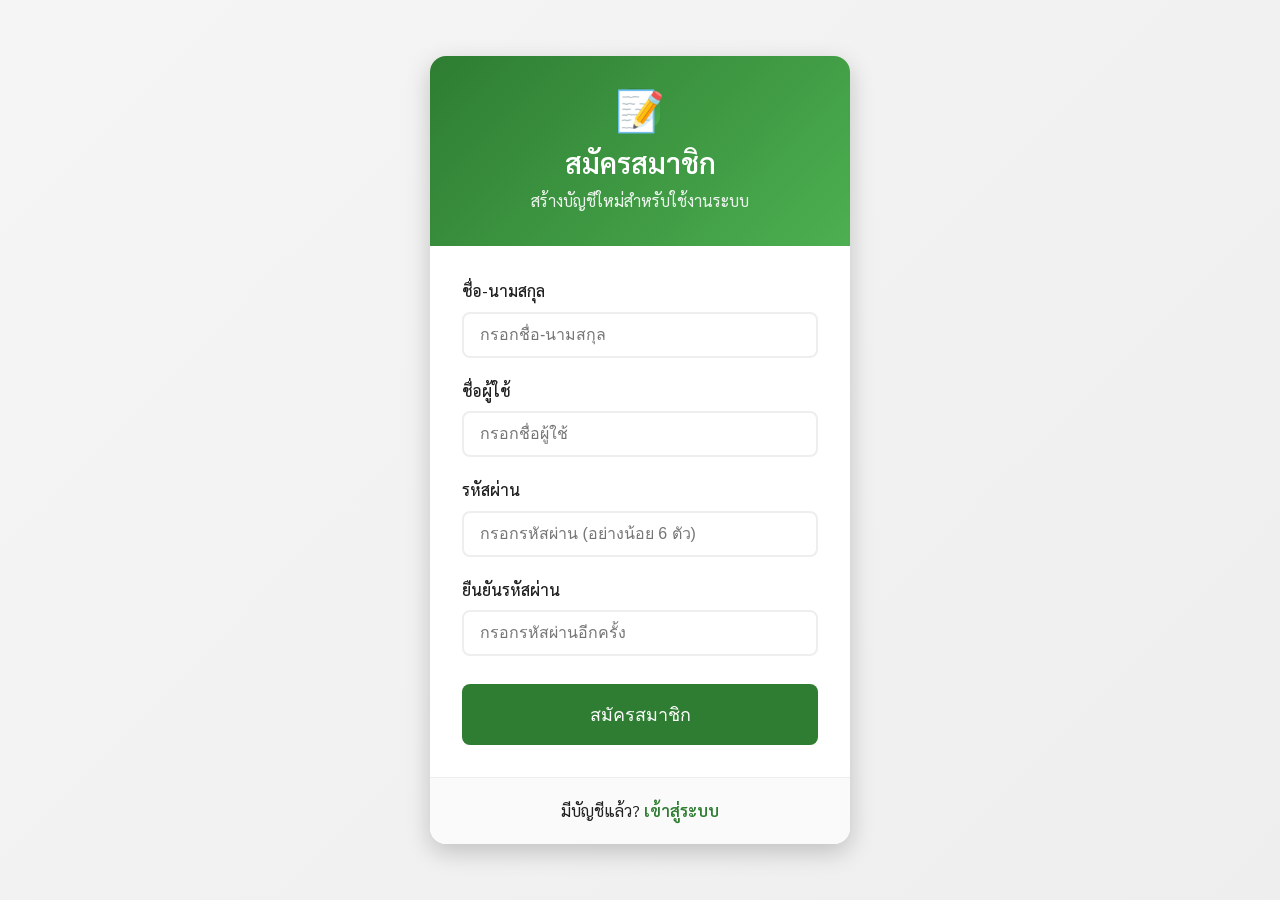
<file: register.html>
<!DOCTYPE html>
<html lang="th">
<head>
    <meta charset="UTF-8">
    <meta name="viewport" content="width=device-width, initial-scale=1.0">
    <title>สมัครสมาชิก - ร้านอาหาร</title>
    <link rel="stylesheet" href="style.css">
    <link href="https://fonts.googleapis.com/css2?family=Sarabun:wght@300;400;500;600;700&display=swap" rel="stylesheet">
</head>
<body>
    <div class="auth-page">
        <div class="auth-card">
            <div class="auth-header">
                <div class="logo-icon" style="margin: 0 auto 16px; font-size: 2.5rem;">📝</div>
                <h1>สมัครสมาชิก</h1>
                <p>สร้างบัญชีใหม่สำหรับใช้งานระบบ</p>
            </div>
            <div class="auth-body">
                <form id="registerForm">
                    <div class="form-group">
                        <label class="form-label">ชื่อ-นามสกุล</label>
                        <input type="text" class="form-input" id="name" placeholder="กรอกชื่อ-นามสกุล" required>
                    </div>
                    <div class="form-group">
                        <label class="form-label">ชื่อผู้ใช้</label>
                        <input type="text" class="form-input" id="username" placeholder="กรอกชื่อผู้ใช้" required>
                    </div>
                    <div class="form-group">
                        <label class="form-label">รหัสผ่าน</label>
                        <input type="password" class="form-input" id="password" placeholder="กรอกรหัสผ่าน (อย่างน้อย 6 ตัว)" required minlength="6">
                    </div>
                    <div class="form-group">
                        <label class="form-label">ยืนยันรหัสผ่าน</label>
                        <input type="password" class="form-input" id="confirmPassword" placeholder="กรอกรหัสผ่านอีกครั้ง" required>
                    </div>
                    <button type="submit" class="btn btn-primary btn-block btn-lg" style="margin-top: 8px;">
                        สมัครสมาชิก
                    </button>
                </form>
                <div id="errorMessage" class="alert alert-error" style="display: none; margin-top: 16px;">
                    <span>✗</span>
                    <span id="errorText"></span>
                </div>
                <div id="successMessage" class="alert alert-success" style="display: none; margin-top: 16px;">
                    <span>✓</span>
                    <span>สมัครสมาชิกสำเร็จ! กำลังพาไปหน้าเข้าสู่ระบบ...</span>
                </div>
            </div>
            <div class="auth-footer">
                <p>มีบัญชีแล้ว? <a href="login.html" style="color: var(--color-primary); text-decoration: none; font-weight: 600;">เข้าสู่ระบบ</a></p>
            </div>
        </div>
    </div>

    <script src="app.js"></script>
    <script>
        document.getElementById('registerForm').addEventListener('submit', function(e) {
            e.preventDefault();

            const name = document.getElementById('name').value.trim();
            const username = document.getElementById('username').value.trim();
            const password = document.getElementById('password').value;
            const confirmPassword = document.getElementById('confirmPassword').value;

            // ตรวจสอบรหัสผ่านตรงกัน
            if (password !== confirmPassword) {
                document.getElementById('errorText').textContent = 'รหัสผ่านไม่ตรงกัน';
                document.getElementById('errorMessage').style.display = 'flex';
                return;
            }

            // สมัครสมาชิก
            const result = Auth.register(username, password, name, 'customer');

            if (result.success) {
                document.getElementById('errorMessage').style.display = 'none';
                document.getElementById('successMessage').style.display = 'flex';
                setTimeout(() => {
                    window.location.href = 'login.html';
                }, 1500);
            } else {
                document.getElementById('errorText').textContent = result.message;
                document.getElementById('errorMessage').style.display = 'flex';
            }
        });
    </script>
</body>
</html>
</file>
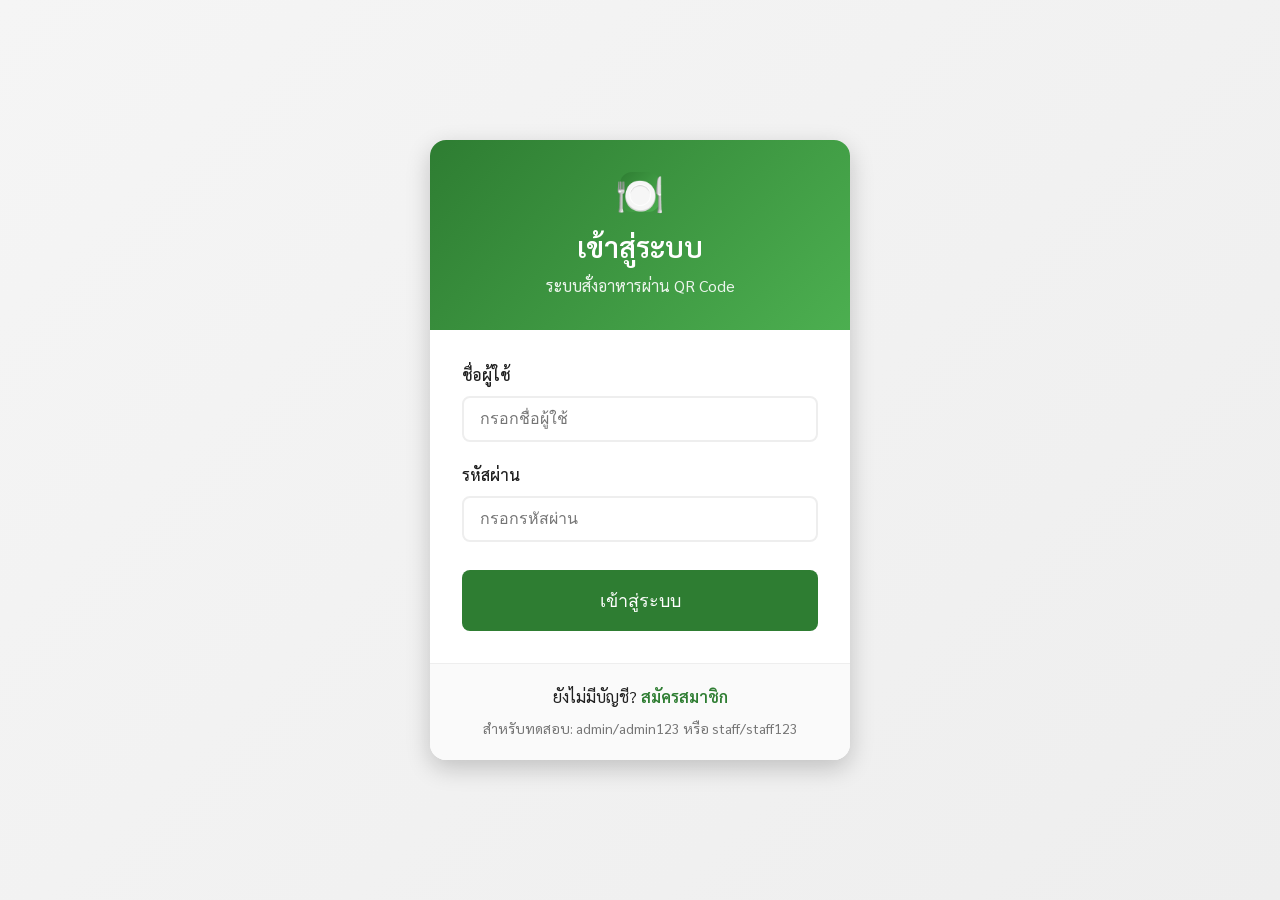
<file: staff.html>
<!DOCTYPE html>
<html lang="th">
<head>
    <meta charset="UTF-8">
    <meta name="viewport" content="width=device-width, initial-scale=1.0">
    <title>หน้าครัว - ร้านอาหาร</title>
    <link rel="stylesheet" href="style.css">
    <link href="https://fonts.googleapis.com/css2?family=Sarabun:wght@300;400;500;600;700&display=swap" rel="stylesheet">
</head>
<body>
    <div class="page-wrapper">
        <div class="staff-header">
            <div class="container">
                <div class="header-content">
                    <div class="logo" style="color: white;">
                        <div class="logo-icon" style="background: rgba(255,255,255,0.2);">👨‍🍳</div>
                        <span>หน้าครัว</span>
                    </div>
                    <div class="header-actions">
                        <button class="btn" style="background: rgba(255,255,255,0.2); color: white;" onclick="openChat()">
                            💬 แชท (<span id="unreadCount">0</span>)
                        </button>
                        <button class="btn" style="background: rgba(255,255,255,0.2); color: white;" onclick="Auth.logout(); window.location.href='login.html';">
                            ออกจากระบบ
                        </button>
                    </div>
                </div>
            </div>
        </div>

        <main class="container" style="padding: 20px 16px;">
            <div style="display: flex; gap: 8px; margin-bottom: 20px; overflow-x: auto;">
                <button class="category-btn active" onclick="filterOrders('all', this)">ทั้งหมด</button>
                <button class="category-btn" onclick="filterOrders('pending', this)">รอดำเนินการ</button>
                <button class="category-btn" onclick="filterOrders('cooking', this)">กำลังทำ</button>
                <button class="category-btn" onclick="filterOrders('ready', this)">พร้อมเสิร์ฟ</button>
            </div>

            <div id="ordersContainer"></div>
        </main>
    </div>

    <div class="modal-overlay" id="chatModal">
        <div class="modal" style="max-width: 600px;">
            <div class="modal-header">
                <h3>💬 ข้อความจากลูกค้า</h3>
                <button class="modal-close" onclick="closeChat()">&times;</button>
            </div>
            <div class="modal-body">
                <div id="chatList"></div>
            </div>
        </div>
    </div>

    <script src="app.js"></script>
    <script>
        if (!Auth.checkRole(['staff', 'admin'])) {
            window.location.href = 'login.html';
        }

        let currentFilter = 'all';
        let lastOrderCount = 0;

        function loadOrders() {
            const orders = Order.getAll().sort((a, b) => new Date(b.createdAt) - new Date(a.createdAt));
            const container = document.getElementById('ordersContainer');

            if (orders.length > lastOrderCount && lastOrderCount > 0) {
                showToast('มีออเดอร์ใหม่!', 'success');
            }
            lastOrderCount = orders.length;

            let filteredOrders = orders;
            if (currentFilter !== 'all') {
                filteredOrders = orders.filter(o => o.status === currentFilter);
            }

            if (filteredOrders.length === 0) {
                container.innerHTML = `
                    <div class="empty-state">
                        <div class="empty-state-icon">📭</div>
                        <p>ไม่มีออเดอร์${currentFilter === 'all' ? '' : 'ในสถานะนี้'}</p>
                    </div>
                `;
                return;
            }

            container.innerHTML = filteredOrders.map(order => `
                <div class="order-card">
                    <div class="order-card-header">
                        <div>
                            <div class="order-table">โต๊ะ ${order.tableId}</div>
                            <div class="order-time">${formatDate(order.createdAt)}</div>
                        </div>
                        <span class="badge ${Order.getStatusColor(order.status)}">${Order.getStatusText(order.status)}</span>
                    </div>
                    <div class="order-card-body">
                        ${order.items.map((item, idx) => `
                            <div class="order-item">
                                <div>
                                    <strong>${item.name}</strong> x ${item.quantity}
                                    ${item.note ? `<div style="font-size: 0.875rem; color: var(--text-gray);">📝 ${item.note}</div>` : ''}
                                </div>
                                <span>${formatCurrency(item.price * item.quantity)}</span>
                            </div>
                        `).join('')}
                        ${order.note ? `<div style="margin-top: 12px; padding: 12px; background: var(--bg-light); border-radius: var(--radius-sm);"><strong>หมายเหตุ:</strong> ${order.note}</div>` : ''}
                    </div>
                    <div class="order-card-footer">
                        ${order.status === 'pending' ? `
                            <button class="status-btn status-btn-cooking" onclick="updateStatus('${order.id}', 'cooking')">เริ่มทำ</button>
                            <button class="status-btn status-btn-ready" onclick="updateStatus('${order.id}', 'ready')">พร้อมเสิร์ฟ</button>
                        ` : ''}
                        ${order.status === 'cooking' ? `
                            <button class="status-btn status-btn-ready" onclick="updateStatus('${order.id}', 'ready')">พร้อมเสิร์ฟ</button>
                        ` : ''}
                        ${order.status === 'ready' ? `
                            <button class="status-btn status-btn-served" onclick="updateStatus('${order.id}', 'served')">เสิร์ฟแล้ว</button>
                        ` : ''}
                        <button class="status-btn" style="background: var(--text-light);" onclick="notifyCustomer('${order.tableId}', '${order.id}', '${order.status}')">แจ้งลูกค้า</button>
                    </div>
                </div>
            `).join('');
        }

        function filterOrders(status, btn) {
            currentFilter = status;
            document.querySelectorAll('.category-btn').forEach(b => b.classList.remove('active'));
            btn.classList.add('active');
            loadOrders();
        }

        function updateStatus(orderId, status) {
            Order.updateStatus(orderId, status);
            loadOrders();
            showToast(`เปลี่ยนสถานะเป็น ${Order.getStatusText(status)}`, 'success');
        }

        function notifyCustomer(tableId, orderId, status) {
            Chat.send(tableId, orderId, `ออเดอร์ #${orderId.slice(-6)} ${Order.getStatusText(status)} แล้วค่ะ`, 'staff');
            showToast('แจ้งลูกค้าแล้ว', 'success');
        }

        function openChat() {
            document.getElementById('chatModal').classList.add('active');
            loadChatList();
        }

        function closeChat() {
            document.getElementById('chatModal').classList.remove('active');
        }

        function loadChatList() {
            const messages = Chat.getAll();
            const container = document.getElementById('chatList');

            const tableMessages = {};
            messages.forEach(msg => {
                if (!tableMessages[msg.tableId]) tableMessages[msg.tableId] = [];
                tableMessages[msg.tableId].push(msg);
            });

            if (Object.keys(tableMessages).length === 0) {
                container.innerHTML = '<div class="empty-state"><div class="empty-state-icon">💬</div><p>ไม่มีข้อความ</p></div>';
                return;
            }

            container.innerHTML = Object.entries(tableMessages).map(([tableId, msgs]) => {
                const lastMsg = msgs[msgs.length - 1];
                const unread = msgs.filter(m => m.sender === 'customer' && !m.read).length;
                return `
                    <div class="card" style="margin-bottom: 12px;">
                        <div class="card-header" style="justify-content: space-between;">
                            <strong>โต๊ะ ${tableId}</strong>
                            ${unread > 0 ? `<span class="badge badge-pending">${unread} ใหม่</span>` : ''}
                        </div>
                        <div class="card-body">
                            <div style="font-size: 0.875rem; color: var(--text-gray);">${lastMsg.message}</div>
                            <div style="font-size: 0.75rem; color: var(--text-light); margin-top: 4px;">${formatDate(lastMsg.timestamp)}</div>
                        </div>
                        <div class="card-footer">
                            <input type="text" class="form-input" id="reply-${tableId}" placeholder="ตอบกลับ..." style="flex: 1;">
                            <button class="btn btn-primary" onclick="replyChat('${tableId}')">ส่ง</button>
                        </div>
                    </div>
                `;
            }).join('');

            updateUnreadCount();
        }

        function replyChat(tableId) {
            const input = document.getElementById(`reply-${tableId}`);
            const message = input.value.trim();
            if (!message) return;

            Chat.send(tableId, null, message, 'staff');
            input.value = '';
            loadChatList();
            showToast('ส่งข้อความแล้ว', 'success');
        }

        function updateUnreadCount() {
            const messages = Chat.getAll();
            const unread = messages.filter(m => m.sender === 'customer' && !m.read).length;
            document.getElementById('unreadCount').textContent = unread;
        }

        setInterval(() => {
            loadOrders();
            updateUnreadCount();
        }, 5000);

        loadOrders();
        updateUnreadCount();
    </script>
</body>
</html>
</file>
<file: style.css>
/* ============================================
   ระบบสั่งอาหารผ่าน QR Code - สไตล์รวม
   สีหลัก: เขียว / น้ำตาล / ส้มอ่อน
   พื้นหลัง: ขาว / เทาอ่อน
   ============================================ */

/* ----- CSS Variables ----- */
:root {
    /* สีหลัก */
    --color-primary: #2E7D32;        /* เขียวเข้ม */
    --color-primary-light: #4CAF50;  /* เขียวกลาง */
    --color-primary-dark: #1B5E20;   /* เขียวเข้มสุด */

    /* สีรอง */
    --color-secondary: #8D6E63;      /* น้ำตาล */
    --color-secondary-light: #BCAAA4; /* น้ำตาลอ่อน */
    --color-accent: #FF8A65;         /* ส้มอ่อน */
    --color-accent-dark: #F4511E;    /* ส้มเข้ม */

    /* พื้นหลัง */
    --bg-white: #FFFFFF;
    --bg-light: #F5F5F5;
    --bg-gray: #EEEEEE;
    --bg-card: #FAFAFA;

    /* ข้อความ */
    --text-dark: #212121;
    --text-gray: #757575;
    --text-light: #9E9E9E;

    /* สถานะ */
    --status-pending: #FFC107;       /* เหลือง - รอดำเนินการ */
    --status-cooking: #FF9800;       /* ส้ม - กำลังทำ */
    --status-ready: #4CAF50;         /* เขียว - พร้อมเสิร์ฟ */
    --status-served: #2196F3;        /* น้ำเงิน - เสิร์ฟแล้ว */
    --status-cancelled: #F44336;     /* แดง - ยกเลิก */

    /* ขนาด */
    --radius-sm: 8px;
    --radius-md: 12px;
    --radius-lg: 16px;
    --shadow-sm: 0 2px 4px rgba(0,0,0,0.1);
    --shadow-md: 0 4px 12px rgba(0,0,0,0.15);
    --shadow-lg: 0 8px 24px rgba(0,0,0,0.2);
}

/* ----- Reset & Base ----- */
* {
    margin: 0;
    padding: 0;
    box-sizing: border-box;
}

body {
    font-family: 'Sarabun', -apple-system, BlinkMacSystemFont, 'Segoe UI', sans-serif;
    background: var(--bg-light);
    color: var(--text-dark);
    line-height: 1.6;
    min-height: 100vh;
}

/* ----- Typography ----- */
h1, h2, h3, h4, h5, h6 {
    font-weight: 600;
    line-height: 1.3;
}

.text-center { text-align: center; }
.text-right { text-align: right; }
.text-primary { color: var(--color-primary); }
.text-secondary { color: var(--color-secondary); }
.text-accent { color: var(--color-accent-dark); }
.text-gray { color: var(--text-gray); }
.text-small { font-size: 0.875rem; }
.text-large { font-size: 1.25rem; }

/* ----- Layout ----- */
.container {
    max-width: 1200px;
    margin: 0 auto;
    padding: 0 16px;
}

.page-wrapper {
    min-height: 100vh;
    display: flex;
    flex-direction: column;
}

/* ----- Header ----- */
.header {
    background: var(--bg-white);
    box-shadow: var(--shadow-sm);
    padding: 16px 0;
    position: sticky;
    top: 0;
    z-index: 100;
}

.header-content {
    display: flex;
    justify-content: space-between;
    align-items: center;
}

.logo {
    font-size: 1.5rem;
    font-weight: 700;
    color: var(--color-primary);
    display: flex;
    align-items: center;
    gap: 8px;
}

.logo-icon {
    width: 40px;
    height: 40px;
    background: linear-gradient(135deg, var(--color-primary), var(--color-primary-light));
    border-radius: var(--radius-md);
    display: flex;
    align-items: center;
    justify-content: center;
    color: white;
    font-size: 1.25rem;
}

.header-actions {
    display: flex;
    gap: 12px;
    align-items: center;
}

/* ----- Cards ----- */
.card {
    background: var(--bg-white);
    border-radius: var(--radius-md);
    box-shadow: var(--shadow-sm);
    overflow: hidden;
    margin-bottom: 16px;
}

.card-header {
    padding: 16px 20px;
    background: var(--bg-card);
    border-bottom: 1px solid var(--bg-gray);
    display: flex;
    justify-content: space-between;
    align-items: center;
}

.card-title {
    font-size: 1.125rem;
    font-weight: 600;
    color: var(--text-dark);
}

.card-body {
    padding: 20px;
}

.card-footer {
    padding: 16px 20px;
    background: var(--bg-card);
    border-top: 1px solid var(--bg-gray);
}

/* ----- Buttons ----- */
.btn {
    display: inline-flex;
    align-items: center;
    justify-content: center;
    gap: 8px;
    padding: 12px 24px;
    border: none;
    border-radius: var(--radius-sm);
    font-size: 1rem;
    font-weight: 500;
    cursor: pointer;
    transition: all 0.3s ease;
    text-decoration: none;
}

.btn:disabled {
    opacity: 0.6;
    cursor: not-allowed;
}

.btn-primary {
    background: var(--color-primary);
    color: white;
}

.btn-primary:hover:not(:disabled) {
    background: var(--color-primary-dark);
    transform: translateY(-2px);
    box-shadow: var(--shadow-md);
}

.btn-secondary {
    background: var(--color-secondary);
    color: white;
}

.btn-secondary:hover:not(:disabled) {
    background: #6D4C41;
    transform: translateY(-2px);
}

.btn-accent {
    background: var(--color-accent-dark);
    color: white;
}

.btn-accent:hover:not(:disabled) {
    background: #E64A19;
    transform: translateY(-2px);
}

.btn-outline {
    background: transparent;
    border: 2px solid var(--color-primary);
    color: var(--color-primary);
}

.btn-outline:hover {
    background: var(--color-primary);
    color: white;
}

.btn-ghost {
    background: transparent;
    color: var(--text-gray);
}

.btn-ghost:hover {
    background: var(--bg-gray);
    color: var(--text-dark);
}

.btn-sm {
    padding: 8px 16px;
    font-size: 0.875rem;
}

.btn-lg {
    padding: 16px 32px;
    font-size: 1.125rem;
}

.btn-block {
    width: 100%;
}

.btn-icon {
    width: 40px;
    height: 40px;
    padding: 0;
    border-radius: 50%;
}

/* ----- Forms ----- */
.form-group {
    margin-bottom: 20px;
}

.form-label {
    display: block;
    margin-bottom: 8px;
    font-weight: 500;
    color: var(--text-dark);
}

.form-input,
.form-select,
.form-textarea {
    width: 100%;
    padding: 12px 16px;
    border: 2px solid var(--bg-gray);
    border-radius: var(--radius-sm);
    font-size: 1rem;
    transition: all 0.3s ease;
    background: var(--bg-white);
}

.form-input:focus,
.form-select:focus,
.form-textarea:focus {
    outline: none;
    border-color: var(--color-primary);
    box-shadow: 0 0 0 3px rgba(46, 125, 50, 0.1);
}

.form-textarea {
    min-height: 100px;
    resize: vertical;
}

/* ----- Tables ----- */
.table-container {
    overflow-x: auto;
}

.table {
    width: 100%;
    border-collapse: collapse;
}

.table th,
.table td {
    padding: 12px 16px;
    text-align: left;
    border-bottom: 1px solid var(--bg-gray);
}

.table th {
    background: var(--bg-card);
    font-weight: 600;
    color: var(--text-gray);
    font-size: 0.875rem;
    text-transform: uppercase;
    letter-spacing: 0.5px;
}

.table tr:hover {
    background: var(--bg-light);
}

/* ----- Badges ----- */
.badge {
    display: inline-flex;
    align-items: center;
    padding: 4px 12px;
    border-radius: 20px;
    font-size: 0.75rem;
    font-weight: 600;
    text-transform: uppercase;
}

.badge-pending {
    background: #FFF3E0;
    color: #E65100;
}

.badge-cooking {
    background: #FFF8E1;
    color: #F57F17;
}

.badge-ready {
    background: #E8F5E9;
    color: #2E7D32;
}

.badge-served {
    background: #E3F2FD;
    color: #1565C0;
}

.badge-cancelled {
    background: #FFEBEE;
    color: #C62828;
}

.badge-paid {
    background: #E8F5E9;
    color: var(--color-primary-dark);
}

/* ----- Status Indicators ----- */
.status-dot {
    width: 8px;
    height: 8px;
    border-radius: 50%;
    display: inline-block;
    margin-right: 6px;
}

.status-pending { background: var(--status-pending); }
.status-cooking { background: var(--status-cooking); }
.status-ready { background: var(--status-ready); }
.status-served { background: var(--status-served); }
.status-cancelled { background: var(--status-cancelled); }

/* ----- Alerts ----- */
.alert {
    padding: 16px 20px;
    border-radius: var(--radius-sm);
    margin-bottom: 16px;
    display: flex;
    align-items: center;
    gap: 12px;
}

.alert-success {
    background: #E8F5E9;
    border-left: 4px solid var(--color-primary);
    color: var(--color-primary-dark);
}

.alert-warning {
    background: #FFF3E0;
    border-left: 4px solid var(--color-accent-dark);
    color: #E65100;
}

.alert-error {
    background: #FFEBEE;
    border-left: 4px solid #F44336;
    color: #C62828;
}

.alert-info {
    background: #E3F2FD;
    border-left: 4px solid #2196F3;
    color: #1565C0;
}

/* ----- Grid System ----- */
.grid {
    display: grid;
    gap: 16px;
}

.grid-2 { grid-template-columns: repeat(2, 1fr); }
.grid-3 { grid-template-columns: repeat(3, 1fr); }
.grid-4 { grid-template-columns: repeat(4, 1fr); }

@media (max-width: 768px) {
    .grid-2,
    .grid-3,
    .grid-4 {
        grid-template-columns: 1fr;
    }
}

/* ----- Flex Utilities ----- */
.flex { display: flex; }
.flex-col { flex-direction: column; }
.items-center { align-items: center; }
.justify-between { justify-content: space-between; }
.justify-center { justify-content: center; }
.gap-2 { gap: 8px; }
.gap-4 { gap: 16px; }

/* ----- Spacing ----- */
.mt-2 { margin-top: 8px; }
.mt-4 { margin-top: 16px; }
.mb-2 { margin-bottom: 8px; }
.mb-4 { margin-bottom: 16px; }
.p-4 { padding: 16px; }

/* ----- Divider ----- */
.divider {
    height: 1px;
    background: var(--bg-gray);
    margin: 16px 0;
}

/* ----- Empty State ----- */
.empty-state {
    text-align: center;
    padding: 48px 20px;
    color: var(--text-gray);
}

.empty-state-icon {
    font-size: 4rem;
    margin-bottom: 16px;
    opacity: 0.5;
}

/* ----- Loading ----- */
.loading {
    display: inline-block;
    width: 20px;
    height: 20px;
    border: 3px solid var(--bg-gray);
    border-radius: 50%;
    border-top-color: var(--color-primary);
    animation: spin 1s ease-in-out infinite;
}

@keyframes spin {
    to { transform: rotate(360deg); }
}

/* ----- Modal ----- */
.modal-overlay {
    position: fixed;
    top: 0;
    left: 0;
    right: 0;
    bottom: 0;
    background: rgba(0,0,0,0.5);
    display: flex;
    align-items: center;
    justify-content: center;
    z-index: 1000;
    opacity: 0;
    visibility: hidden;
    transition: all 0.3s ease;
}

.modal-overlay.active {
    opacity: 1;
    visibility: visible;
}

.modal {
    background: var(--bg-white);
    border-radius: var(--radius-lg);
    max-width: 500px;
    width: 90%;
    max-height: 90vh;
    overflow: hidden;
    transform: scale(0.9);
    transition: transform 0.3s ease;
}

.modal-overlay.active .modal {
    transform: scale(1);
}

.modal-header {
    padding: 20px;
    border-bottom: 1px solid var(--bg-gray);
    display: flex;
    justify-content: space-between;
    align-items: center;
}

.modal-body {
    padding: 20px;
    overflow-y: auto;
    max-height: 60vh;
}

.modal-footer {
    padding: 16px 20px;
    border-top: 1px solid var(--bg-gray);
    display: flex;
    justify-content: flex-end;
    gap: 12px;
}

.modal-close {
    background: none;
    border: none;
    font-size: 1.5rem;
    cursor: pointer;
    color: var(--text-gray);
    padding: 4px;
}

.modal-close:hover {
    color: var(--text-dark);
}

/* ----- Toast Notifications ----- */
.toast-container {
    position: fixed;
    top: 80px;
    right: 20px;
    z-index: 1100;
    display: flex;
    flex-direction: column;
    gap: 8px;
}

.toast {
    background: var(--bg-white);
    border-radius: var(--radius-sm);
    padding: 16px 20px;
    box-shadow: var(--shadow-lg);
    display: flex;
    align-items: center;
    gap: 12px;
    min-width: 300px;
    animation: slideIn 0.3s ease;
}

@keyframes slideIn {
    from {
        transform: translateX(100%);
        opacity: 0;
    }
    to {
        transform: translateX(0);
        opacity: 1;
    }
}

.toast.success { border-left: 4px solid var(--color-primary); }
.toast.error { border-left: 4px solid #F44336; }
.toast.warning { border-left: 4px solid var(--color-accent-dark); }

/* ----- Login/Register Pages ----- */
.auth-page {
    min-height: 100vh;
    display: flex;
    align-items: center;
    justify-content: center;
    background: linear-gradient(135deg, var(--bg-light) 0%, var(--bg-gray) 100%);
    padding: 20px;
}

.auth-card {
    background: var(--bg-white);
    border-radius: var(--radius-lg);
    box-shadow: var(--shadow-lg);
    width: 100%;
    max-width: 420px;
    overflow: hidden;
}

.auth-header {
    background: linear-gradient(135deg, var(--color-primary), var(--color-primary-light));
    color: white;
    padding: 32px;
    text-align: center;
}

.auth-header h1 {
    font-size: 1.75rem;
    margin-bottom: 8px;
}

.auth-header p {
    opacity: 0.9;
}

.auth-body {
    padding: 32px;
}

.auth-footer {
    text-align: center;
    padding: 20px 32px;
    background: var(--bg-card);
    border-top: 1px solid var(--bg-gray);
}

/* ----- Customer Page Specific ----- */
.table-info {
    background: linear-gradient(135deg, var(--color-primary), var(--color-primary-light));
    color: white;
    padding: 20px;
    border-radius: var(--radius-md);
    margin-bottom: 20px;
    display: flex;
    justify-content: space-between;
    align-items: center;
}

.table-number {
    font-size: 2rem;
    font-weight: 700;
}

.menu-categories {
    display: flex;
    gap: 8px;
    overflow-x: auto;
    padding: 4px;
    margin-bottom: 20px;
    -webkit-overflow-scrolling: touch;
}

.category-btn {
    padding: 10px 20px;
    border: 2px solid var(--bg-gray);
    background: var(--bg-white);
    border-radius: 20px;
    cursor: pointer;
    white-space: nowrap;
    transition: all 0.3s ease;
    font-weight: 500;
}

.category-btn:hover,
.category-btn.active {
    background: var(--color-primary);
    border-color: var(--color-primary);
    color: white;
}

.menu-grid {
    display: grid;
    grid-template-columns: repeat(auto-fill, minmax(280px, 1fr));
    gap: 16px;
}

.menu-item {
    background: var(--bg-white);
    border-radius: var(--radius-md);
    overflow: hidden;
    box-shadow: var(--shadow-sm);
    transition: transform 0.3s ease, box-shadow 0.3s ease;
}

.menu-item:hover {
    transform: translateY(-4px);
    box-shadow: var(--shadow-md);
}

.menu-item-image {
    width: 100%;
    height: 180px;
    background: var(--bg-gray);
    display: flex;
    align-items: center;
    justify-content: center;
    color: var(--text-light);
    font-size: 3rem;
}

.menu-item-content {
    padding: 16px;
}

.menu-item-title {
    font-weight: 600;
    margin-bottom: 4px;
}

.menu-item-desc {
    color: var(--text-gray);
    font-size: 0.875rem;
    margin-bottom: 12px;
}

.menu-item-footer {
    display: flex;
    justify-content: space-between;
    align-items: center;
}

.menu-item-price {
    font-size: 1.25rem;
    font-weight: 700;
    color: var(--color-primary);
}

.quantity-control {
    display: flex;
    align-items: center;
    gap: 8px;
}

.quantity-btn {
    width: 32px;
    height: 32px;
    border: 2px solid var(--bg-gray);
    background: var(--bg-white);
    border-radius: 50%;
    cursor: pointer;
    display: flex;
    align-items: center;
    justify-content: center;
    transition: all 0.2s ease;
}

.quantity-btn:hover {
    background: var(--color-primary);
    border-color: var(--color-primary);
    color: white;
}

.quantity-value {
    font-weight: 600;
    min-width: 24px;
    text-align: center;
}

/* ----- Cart ----- */
.cart-fab {
    position: fixed;
    bottom: 24px;
    right: 24px;
    width: 60px;
    height: 60px;
    background: var(--color-accent-dark);
    color: white;
    border: none;
    border-radius: 50%;
    font-size: 1.5rem;
    cursor: pointer;
    box-shadow: var(--shadow-lg);
    display: flex;
    align-items: center;
    justify-content: center;
    z-index: 100;
    transition: transform 0.3s ease;
}

.cart-fab:hover {
    transform: scale(1.1);
}

.cart-badge {
    position: absolute;
    top: -4px;
    right: -4px;
    background: var(--color-primary);
    color: white;
    font-size: 0.75rem;
    font-weight: 600;
    width: 24px;
    height: 24px;
    border-radius: 50%;
    display: flex;
    align-items: center;
    justify-content: center;
}

.cart-item {
    display: flex;
    gap: 12px;
    padding: 16px;
    border-bottom: 1px solid var(--bg-gray);
}

.cart-item-image {
    width: 80px;
    height: 80px;
    background: var(--bg-gray);
    border-radius: var(--radius-sm);
    display: flex;
    align-items: center;
    justify-content: center;
    color: var(--text-light);
    font-size: 2rem;
}

.cart-item-details {
    flex: 1;
}

.cart-item-title {
    font-weight: 600;
    margin-bottom: 4px;
}

.cart-item-price {
    color: var(--color-primary);
    font-weight: 600;
}

.cart-item-actions {
    display: flex;
    align-items: center;
    gap: 12px;
    margin-top: 8px;
}

.cart-summary {
    background: var(--bg-card);
    padding: 20px;
    border-radius: var(--radius-md);
    margin-top: 20px;
}

.summary-row {
    display: flex;
    justify-content: space-between;
    margin-bottom: 12px;
}

.summary-row.total {
    font-size: 1.25rem;
    font-weight: 700;
    color: var(--color-primary);
    border-top: 2px solid var(--bg-gray);
    padding-top: 12px;
    margin-top: 12px;
}

/* ----- Staff Page Specific ----- */
.staff-header {
    background: var(--color-secondary);
    color: white;
    padding: 20px 0;
    margin-bottom: 20px;
}

.order-card {
    background: var(--bg-white);
    border-radius: var(--radius-md);
    box-shadow: var(--shadow-sm);
    margin-bottom: 16px;
    overflow: hidden;
}

.order-card-header {
    background: var(--bg-card);
    padding: 16px 20px;
    display: flex;
    justify-content: space-between;
    align-items: center;
    border-bottom: 1px solid var(--bg-gray);
}

.order-table {
    font-size: 1.5rem;
    font-weight: 700;
    color: var(--color-primary);
}

.order-time {
    color: var(--text-gray);
    font-size: 0.875rem;
}

.order-card-body {
    padding: 20px;
}

.order-item {
    display: flex;
    justify-content: space-between;
    padding: 8px 0;
    border-bottom: 1px dashed var(--bg-gray);
}

.order-item:last-child {
    border-bottom: none;
}

.order-card-footer {
    padding: 16px 20px;
    background: var(--bg-card);
    border-top: 1px solid var(--bg-gray);
    display: flex;
    gap: 8px;
    flex-wrap: wrap;
}

.status-btn {
    padding: 8px 16px;
    border: none;
    border-radius: var(--radius-sm);
    cursor: pointer;
    font-size: 0.875rem;
    transition: all 0.2s ease;
}

.status-btn-pending {
    background: var(--status-pending);
    color: white;
}

.status-btn-cooking {
    background: var(--status-cooking);
    color: white;
}

.status-btn-ready {
    background: var(--status-ready);
    color: white;
}

.status-btn-served {
    background: var(--status-served);
    color: white;
}

/* ----- Admin Page Specific ----- */
.admin-sidebar {
    width: 260px;
    background: var(--bg-white);
    border-right: 1px solid var(--bg-gray);
    position: fixed;
    top: 0;
    left: 0;
    bottom: 0;
    overflow-y: auto;
    z-index: 100;
}

.admin-sidebar-header {
    padding: 24px;
    border-bottom: 1px solid var(--bg-gray);
}

.admin-nav {
    padding: 16px 0;
}

.admin-nav-item {
    display: flex;
    align-items: center;
    gap: 12px;
    padding: 12px 24px;
    color: var(--text-gray);
    cursor: pointer;
    transition: all 0.2s ease;
    border-left: 3px solid transparent;
}

.admin-nav-item:hover,
.admin-nav-item.active {
    background: var(--bg-light);
    color: var(--color-primary);
    border-left-color: var(--color-primary);
}

.admin-main {
    margin-left: 260px;
    min-height: 100vh;
}

.admin-header {
    background: var(--bg-white);
    padding: 16px 32px;
    border-bottom: 1px solid var(--bg-gray);
    display: flex;
    justify-content: space-between;
    align-items: center;
    position: sticky;
    top: 0;
    z-index: 90;
}

.admin-content {
    padding: 32px;
}

.stats-grid {
    display: grid;
    grid-template-columns: repeat(auto-fit, minmax(240px, 1fr));
    gap: 20px;
    margin-bottom: 32px;
}

.stat-card {
    background: var(--bg-white);
    border-radius: var(--radius-md);
    padding: 24px;
    box-shadow: var(--shadow-sm);
}

.stat-icon {
    width: 48px;
    height: 48px;
    border-radius: var(--radius-sm);
    display: flex;
    align-items: center;
    justify-content: center;
    font-size: 1.5rem;
    margin-bottom: 16px;
}

.stat-icon.green {
    background: #E8F5E9;
    color: var(--color-primary);
}

.stat-icon.orange {
    background: #FFF3E0;
    color: var(--color-accent-dark);
}

.stat-icon.blue {
    background: #E3F2FD;
    color: #2196F3;
}

.stat-icon.red {
    background: #FFEBEE;
    color: #F44336;
}

.stat-value {
    font-size: 2rem;
    font-weight: 700;
    margin-bottom: 4px;
}

.stat-label {
    color: var(--text-gray);
    font-size: 0.875rem;
}

/* ----- Chat System ----- */
.chat-container {
    background: var(--bg-white);
    border-radius: var(--radius-md);
    height: 400px;
    display: flex;
    flex-direction: column;
}

.chat-messages {
    flex: 1;
    overflow-y: auto;
    padding: 16px;
    background: var(--bg-light);
}

.chat-message {
    max-width: 80%;
    margin-bottom: 12px;
    padding: 12px 16px;
    border-radius: var(--radius-md);
}

.chat-message.sent {
    background: var(--color-primary);
    color: white;
    margin-left: auto;
    border-bottom-right-radius: 4px;
}

.chat-message.received {
    background: var(--bg-white);
    margin-right: auto;
    border-bottom-left-radius: 4px;
    box-shadow: var(--shadow-sm);
}

.chat-message-time {
    font-size: 0.75rem;
    opacity: 0.7;
    margin-top: 4px;
}

.chat-input-area {
    padding: 16px;
    border-top: 1px solid var(--bg-gray);
    display: flex;
    gap: 8px;
}

/* ----- Responsive ----- */
@media (max-width: 768px) {
    .admin-sidebar {
        transform: translateX(-100%);
        transition: transform 0.3s ease;
    }

    .admin-sidebar.open {
        transform: translateX(0);
    }

    .admin-main {
        margin-left: 0;
    }

    .menu-grid {
        grid-template-columns: 1fr;
    }

    .header-content {
        flex-wrap: wrap;
        gap: 12px;
    }

    .table-info {
        flex-direction: column;
        text-align: center;
        gap: 12px;
    }
}

/* ----- Print Styles ----- */
@media print {
    .header,
    .cart-fab,
    .btn {
        display: none !important;
    }

    .card {
        box-shadow: none;
        border: 1px solid #ddd;
    }
}

/* ----- Animations ----- */
@keyframes pulse {
    0%, 100% { opacity: 1; }
    50% { opacity: 0.5; }
}

.animate-pulse {
    animation: pulse 2s cubic-bezier(0.4, 0, 0.6, 1) infinite;
}

@keyframes bounce {
    0%, 100% { transform: translateY(0); }
    50% { transform: translateY(-10px); }
}

.animate-bounce {
    animation: bounce 1s infinite;
}
</file>
